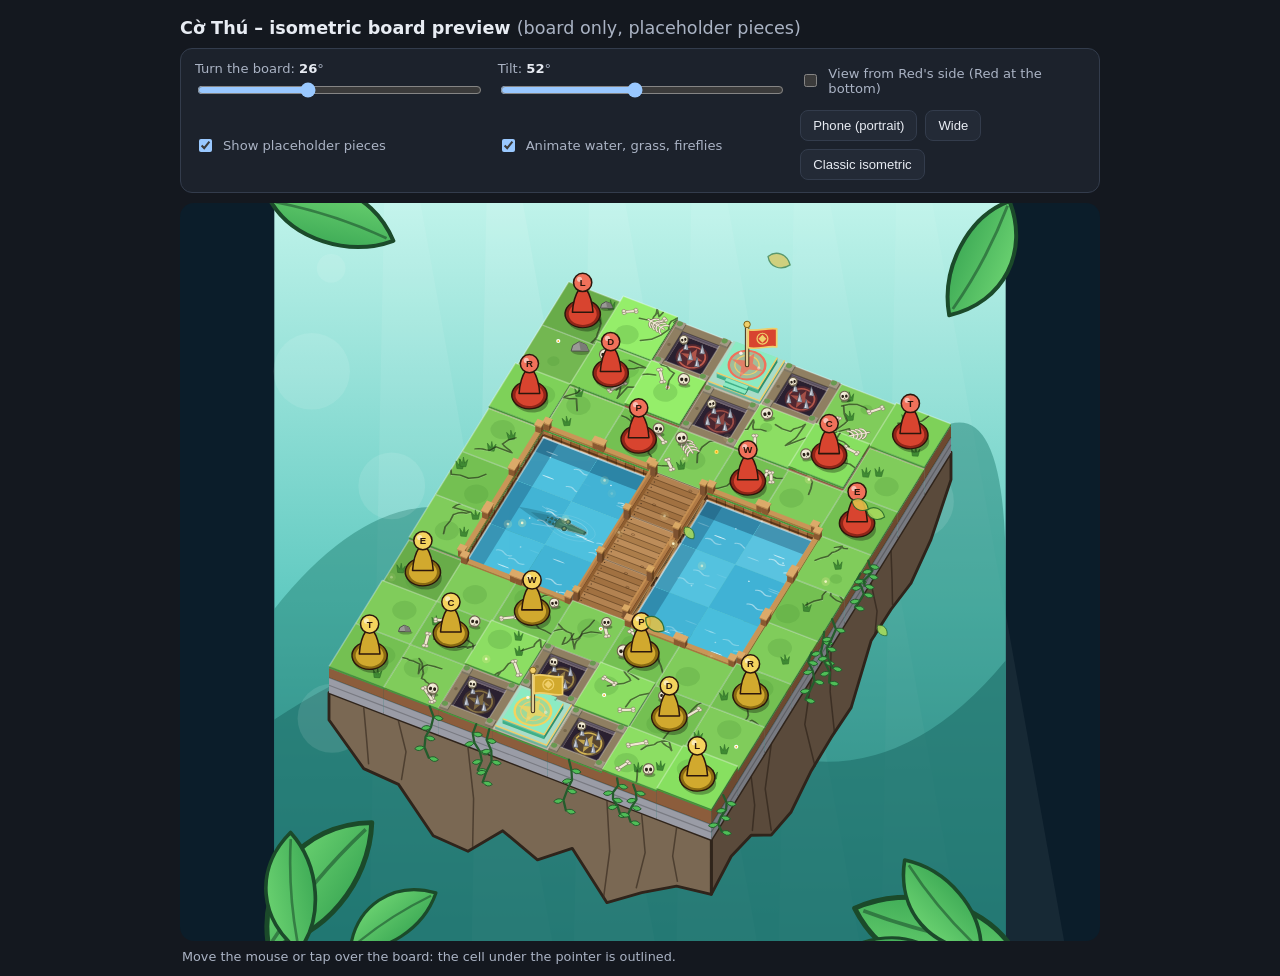
<file: iso-preview.html>
<!DOCTYPE html>
<html lang="en">
<head>
<meta charset="UTF-8">
<meta name="viewport" content="width=device-width, initial-scale=1.0">
<title>Cờ Thú – isometric board preview</title>
<style>
  :root { color-scheme: dark; }
  body { margin: 0; background: #14181f; color: #e8ecf3; font-family: system-ui, -apple-system, "Segoe UI", sans-serif; }
  .wrap { max-width: 920px; margin: 0 auto; padding: 12px; }
  h1 { font-size: 1.1rem; margin: 6px 0 10px; }
  .panel { display: grid; grid-template-columns: repeat(auto-fit, minmax(210px, 1fr)); gap: 10px 18px; background: #1c222c; border: 1px solid #333c4c; border-radius: 12px; padding: 12px 14px; margin-bottom: 10px; }
  label { display: flex; flex-direction: column; gap: 4px; font-size: 0.82rem; color: #aab3c4; }
  label b { color: #e8ecf3; font-weight: 600; }
  label.row { flex-direction: row; align-items: center; gap: 8px; }
  input[type=range] { width: 100%; }
  #stage { border-radius: 14px; overflow: hidden; background: #0b1d2a; touch-action: manipulation; }
  #stage svg { display: block; width: 100%; height: auto; max-height: 82vh; }
  #hint { font-size: 0.8rem; color: #aab3c4; margin: 8px 2px 0; min-height: 1.2em; }
  .btns { display: flex; gap: 8px; flex-wrap: wrap; }
  button { background: #232a36; color: #e8ecf3; border: 1px solid #333c4c; border-radius: 8px; padding: 7px 12px; font-size: 0.82rem; cursor: pointer; }
  button:hover { border-color: #f4c063; }
</style>
</head>
<body>
<div class="wrap">
  <h1>Cờ Thú – isometric board preview <span style="font-weight:400;color:#aab3c4">(board only, placeholder pieces)</span></h1>

  <div class="panel">
    <label><span>Turn the board: <b id="yawVal">26</b>°</span><input id="yaw" type="range" min="8" max="55" value="26"></label>
    <label><span>Tilt: <b id="pitchVal">52</b>°</span><input id="pitch" type="range" min="34" max="72" value="52"></label>
    <label class="row"><input id="flip" type="checkbox"> View from Red's side (Red at the bottom)</label>
    <label class="row"><input id="pieces" type="checkbox" checked> Show placeholder pieces</label>
    <label class="row"><input id="animate" type="checkbox" checked> Animate water, grass, fireflies</label>
    <div class="btns">
      <button data-preset="26,52">Phone (portrait)</button>
      <button data-preset="34,46">Wide</button>
      <button data-preset="45,42">Classic isometric</button>
    </div>
  </div>

  <div id="stage"></div>
  <div id="hint">Move the mouse or tap over the board: the cell under the pointer is outlined.</div>
</div>

<script src="js/cothu-iso.js"></script>
<script>
  // Starting layout (same as CT.createBoard in cothu.js)
  const LAYOUT = [["lion",0,0,"top"],["tiger",6,0,"top"],["dog",1,1,"top"],["cat",5,1,"top"],["rat",0,2,"top"],["leopard",2,2,"top"],["wolf",4,2,"top"],["elephant",6,2,"top"],
                  ["tiger",0,8,"bottom"],["lion",6,8,"bottom"],["cat",1,7,"bottom"],["dog",5,7,"bottom"],["elephant",0,6,"bottom"],["wolf",2,6,"bottom"],["leopard",4,6,"bottom"],["rat",6,6,"bottom"]]
                 .map(([type,x,y,owner]) => ({ type, x, y, owner }));

  const $ = id => document.getElementById(id);
  const stage = $("stage");
  let scene = null;

  function cellName(x, y) { return "abcdefg"[x] + (9 - y); } // same notation as ctSquareName() in cothu.js

  function draw() {
    scene = CTIso.render({
      yaw: +$("yaw").value, pitch: +$("pitch").value, scale: 64,
      flip: $("flip").checked, pieces: $("pieces").checked ? LAYOUT : [], animate: $("animate").checked
    });
    stage.innerHTML = scene.svg;
    const svg = stage.querySelector("svg");
    const hl = document.createElementNS("http://www.w3.org/2000/svg", "polygon");
    hl.setAttribute("fill", "rgba(255,255,255,0.18)");
    hl.setAttribute("stroke", "#fff");
    hl.setAttribute("stroke-width", "3");
    hl.setAttribute("stroke-linejoin", "round");
    hl.setAttribute("pointer-events", "none");
    hl.style.display = "none";
    svg.appendChild(hl);

    function cellAt(evt) {
      const pt = svg.createSVGPoint();
      pt.x = evt.clientX; pt.y = evt.clientY;
      const m = svg.getScreenCTM();
      if (!m) return null;
      const p = pt.matrixTransform(m.inverse());
      let hit = null;
      Object.keys(scene.cells).forEach(k => {
        const poly = scene.cells[k].top;
        if (inside(p.x, p.y, poly)) hit = k;
      });
      return hit;
    }
    function onMove(evt) {
      const k = cellAt(evt);
      if (!k) { hl.style.display = "none"; return; }
      hl.setAttribute("points", scene.cells[k].top.map(p => p[0] + "," + p[1]).join(" "));
      hl.style.display = "";
      const [x, y] = k.split(",").map(Number);
      const kind = CTIso.isRiver(x, y) ? "river" : CTIso.denOwner(x, y) ? "den" : CTIso.trapOwner(x, y) ? "trap" : "land";
      $("hint").textContent = "Cell " + cellName(x, y) + " – " + kind;
    }
    svg.addEventListener("pointermove", onMove);
    svg.addEventListener("pointerdown", onMove);
    svg.addEventListener("pointerleave", () => { hl.style.display = "none"; });
  }

  function inside(px, py, poly) { // point in convex polygon
    let sign = 0;
    for (let i = 0; i < poly.length; i++) {
      const a = poly[i], b = poly[(i + 1) % poly.length];
      const cross = (b[0] - a[0]) * (py - a[1]) - (b[1] - a[1]) * (px - a[0]);
      if (cross !== 0) { if (sign === 0) sign = cross > 0 ? 1 : -1; else if ((cross > 0 ? 1 : -1) !== sign) return false; }
    }
    return true;
  }

  function sync() { $("yawVal").textContent = $("yaw").value; $("pitchVal").textContent = $("pitch").value; draw(); }
  ["yaw", "pitch", "flip", "pieces", "animate"].forEach(id => $(id).addEventListener("input", sync));
  document.querySelectorAll("[data-preset]").forEach(b => b.addEventListener("click", () => {
    const [y, p] = b.dataset.preset.split(",");
    $("yaw").value = y; $("pitch").value = p; sync();
  }));
  sync();
</script>
</body>
</html>
</file>
